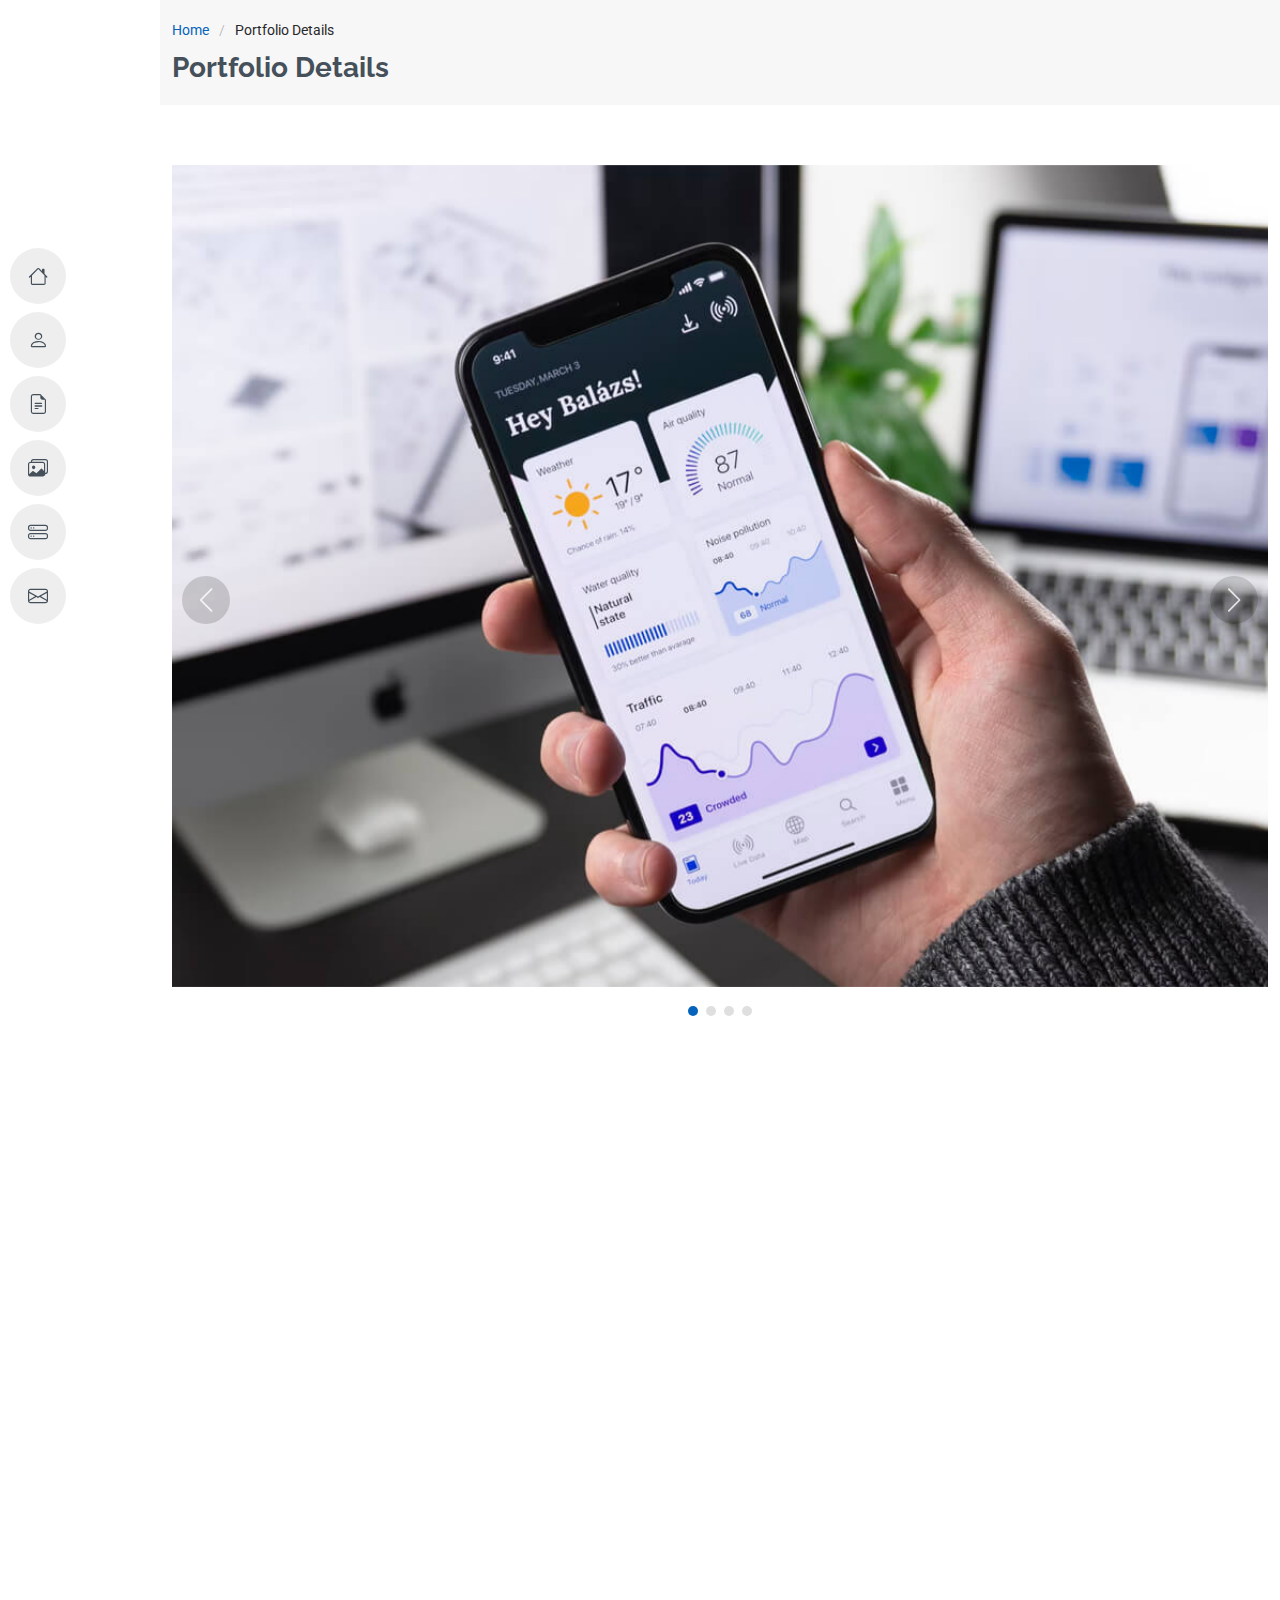
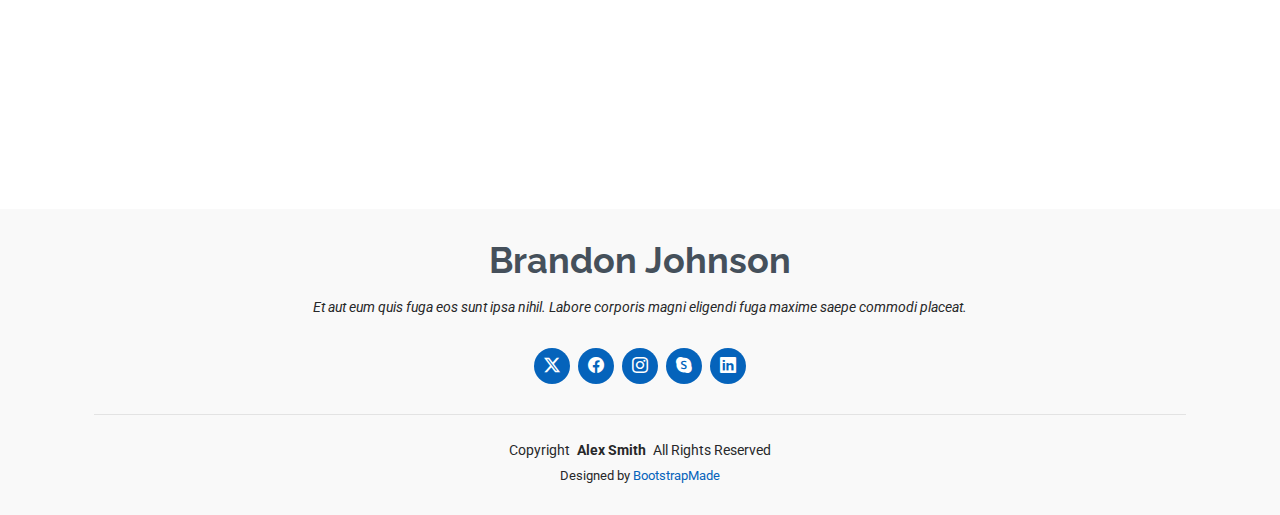
<file: portfolio-details.html>
<!DOCTYPE html>
<html lang="en">

<head>
  <meta charset="utf-8">
  <meta content="width=device-width, initial-scale=1.0" name="viewport">
  <title>Portfolio Details - MyResume Bootstrap Template</title>
  <meta content="" name="description">
  <meta content="" name="keywords">

  <!-- Favicons -->
  <link href="assets/img/favicon.png" rel="icon">
  <link href="assets/img/apple-touch-icon.png" rel="apple-touch-icon">

  <!-- Fonts -->
  <link href="https://fonts.googleapis.com" rel="preconnect">
  <link href="https://fonts.gstatic.com" rel="preconnect" crossorigin>
  <link href="https://fonts.googleapis.com/css2?family=Roboto:ital,wght@0,100;0,300;0,400;0,500;0,700;0,900;1,100;1,300;1,400;1,500;1,700;1,900&family=Poppins:ital,wght@0,100;0,200;0,300;0,400;0,500;0,600;0,700;0,800;0,900;1,100;1,200;1,300;1,400;1,500;1,600;1,700;1,800;1,900&family=Raleway:ital,wght@0,100;0,200;0,300;0,400;0,500;0,600;0,700;0,800;0,900;1,100;1,200;1,300;1,400;1,500;1,600;1,700;1,800;1,900&display=swap" rel="stylesheet">

  <!-- Vendor CSS Files -->
  <link href="assets/vendor/bootstrap/css/bootstrap.min.css" rel="stylesheet">
  <link href="assets/vendor/bootstrap-icons/bootstrap-icons.css" rel="stylesheet">
  <link href="assets/vendor/aos/aos.css" rel="stylesheet">
  <link href="assets/vendor/glightbox/css/glightbox.min.css" rel="stylesheet">
  <link href="assets/vendor/swiper/swiper-bundle.min.css" rel="stylesheet">

  <!-- Main CSS File -->
  <link href="assets/css/main.css" rel="stylesheet">

  <!-- =======================================================
  * Template Name: MyResume
  * Template URL: https://bootstrapmade.com/free-html-bootstrap-template-my-resume/
  * Updated: Jun 29 2024 with Bootstrap v5.3.3
  * Author: BootstrapMade.com
  * License: https://bootstrapmade.com/license/
  ======================================================== -->
</head>

<body class="portfolio-details-page">

  <header id="header" class="header d-flex flex-column justify-content-center">

    <i class="header-toggle d-xl-none bi bi-list"></i>

    <nav id="navmenu" class="navmenu">
      <ul>
        <li><a href="#hero"><i class="bi bi-house navicon"></i><span>Home</span></a></li>
        <li><a href="#about"><i class="bi bi-person navicon"></i><span>About</span></a></li>
        <li><a href="#resume"><i class="bi bi-file-earmark-text navicon"></i><span>Resume</span></a></li>
        <li><a href="#portfolio"><i class="bi bi-images navicon"></i><span>Portfolio</span></a></li>
        <li><a href="#services"><i class="bi bi-hdd-stack navicon"></i><span>Services</span></a></li>
        <li><a href="#contact"><i class="bi bi-envelope navicon"></i><span>Contact</span></a></li>
      </ul>
    </nav>

  </header>

  <main class="main">

    <!-- Page Title -->
    <div class="page-title" data-aos="fade">
      <div class="container">
        <nav class="breadcrumbs">
          <ol>
            <li><a href="index.html">Home</a></li>
            <li class="current">Portfolio Details</li>
          </ol>
        </nav>
        <h1>Portfolio Details</h1>
      </div>
    </div><!-- End Page Title -->

    <!-- Portfolio Details Section -->
    <section id="portfolio-details" class="portfolio-details section">

      <div class="container" data-aos="fade-up">

        <div class="portfolio-details-slider swiper init-swiper">
          <script type="application/json" class="swiper-config">
            {
              "loop": true,
              "speed": 600,
              "autoplay": {
                "delay": 5000
              },
              "slidesPerView": "auto",
              "navigation": {
                "nextEl": ".swiper-button-next",
                "prevEl": ".swiper-button-prev"
              },
              "pagination": {
                "el": ".swiper-pagination",
                "type": "bullets",
                "clickable": true
              }
            }
          </script>
          <div class="swiper-wrapper align-items-center">

            <div class="swiper-slide">
              <img src="assets/img/portfolio/app-1.jpg" alt="">
            </div>

            <div class="swiper-slide">
              <img src="assets/img/portfolio/product-1.jpg" alt="">
            </div>

            <div class="swiper-slide">
              <img src="assets/img/portfolio/branding-1.jpg" alt="">
            </div>

            <div class="swiper-slide">
              <img src="assets/img/portfolio/books-1.jpg" alt="">
            </div>

          </div>
          <div class="swiper-button-prev"></div>
          <div class="swiper-button-next"></div>
          <div class="swiper-pagination"></div>
        </div>

        <div class="row justify-content-between gy-4 mt-4">

          <div class="col-lg-8" data-aos="fade-up">
            <div class="portfolio-description">
              <h2>This is an example of portfolio details</h2>
              <p>
                Autem ipsum nam porro corporis rerum. Quis eos dolorem eos itaque inventore commodi labore quia quia. Exercitationem repudiandae officiis neque suscipit non officia eaque itaque enim. Voluptatem officia accusantium nesciunt est omnis tempora consectetur dignissimos. Sequi nulla at esse enim cum deserunt eius.
              </p>
              <p>
                Amet consequatur qui dolore veniam voluptatem voluptatem sit. Non aspernatur atque natus ut cum nam et. Praesentium error dolores rerum minus sequi quia veritatis eum. Eos et doloribus doloremque nesciunt molestiae laboriosam.
              </p>

              <div class="testimonial-item">
                <p>
                  <i class="bi bi-quote quote-icon-left"></i>
                  <span>Export tempor illum tamen malis malis eram quae irure esse labore quem cillum quid cillum eram malis quorum velit fore eram velit sunt aliqua noster fugiat irure amet legam anim culpa.</span>
                  <i class="bi bi-quote quote-icon-right"></i>
                </p>
                <div>
                  <img src="assets/img/testimonials/testimonials-2.jpg" class="testimonial-img" alt="">
                  <h3>Sara Wilsson</h3>
                  <h4>Designer</h4>
                </div>
              </div>

              <p>
                Impedit ipsum quae et aliquid doloribus et voluptatem quasi. Perspiciatis occaecati earum et magnam animi. Quibusdam non qui ea vitae suscipit vitae sunt. Repudiandae incidunt cumque minus deserunt assumenda tempore. Delectus voluptas necessitatibus est.
              </p>

              <p>
                Sunt voluptatum sapiente facilis quo odio aut ipsum repellat debitis. Molestiae et autem libero. Explicabo et quod necessitatibus similique quis dolor eum. Numquam eaque praesentium rem et qui nesciunt.
              </p>

            </div>
          </div>

          <div class="col-lg-3" data-aos="fade-up" data-aos-delay="100">
            <div class="portfolio-info">
              <h3>Project information</h3>
              <ul>
                <li><strong>Category</strong> Web design</li>
                <li><strong>Client</strong> ASU Company</li>
                <li><strong>Project date</strong> 01 March, 2020</li>
                <li><strong>Project URL</strong> <a href="#">www.example.com</a></li>
                <li><a href="#" class="btn-visit align-self-start">Visit Website</a></li>
              </ul>
            </div>
          </div>

        </div>

      </div>

    </section><!-- /Portfolio Details Section -->

  </main>

  <footer id="footer" class="footer position-relative light-background">
    <div class="container">
      <h3 class="sitename">Brandon Johnson</h3>
      <p>Et aut eum quis fuga eos sunt ipsa nihil. Labore corporis magni eligendi fuga maxime saepe commodi placeat.</p>
      <div class="social-links d-flex justify-content-center">
        <a href=""><i class="bi bi-twitter-x"></i></a>
        <a href=""><i class="bi bi-facebook"></i></a>
        <a href=""><i class="bi bi-instagram"></i></a>
        <a href=""><i class="bi bi-skype"></i></a>
        <a href=""><i class="bi bi-linkedin"></i></a>
      </div>
      <div class="container">
        <div class="copyright">
          <span>Copyright</span> <strong class="px-1 sitename">Alex Smith</strong> <span>All Rights Reserved</span>
        </div>
        <div class="credits">
          <!-- All the links in the footer should remain intact. -->
          <!-- You can delete the links only if you've purchased the pro version. -->
          <!-- Licensing information: https://bootstrapmade.com/license/ -->
          <!-- Purchase the pro version with working PHP/AJAX contact form: [buy-url] -->
          Designed by <a href="https://bootstrapmade.com/">BootstrapMade</a>
        </div>
      </div>
    </div>
  </footer>

  <!-- Scroll Top -->
  <a href="#" id="scroll-top" class="scroll-top d-flex align-items-center justify-content-center"><i class="bi bi-arrow-up-short"></i></a>

  <!-- Preloader -->
  <div id="preloader"></div>

  <!-- Vendor JS Files -->
  <script src="assets/vendor/bootstrap/js/bootstrap.bundle.min.js"></script>
  <script src="assets/vendor/php-email-form/validate.js"></script>
  <script src="assets/vendor/aos/aos.js"></script>
  <script src="assets/vendor/typed.js/typed.umd.js"></script>
  <script src="assets/vendor/purecounter/purecounter_vanilla.js"></script>
  <script src="assets/vendor/waypoints/noframework.waypoints.js"></script>
  <script src="assets/vendor/glightbox/js/glightbox.min.js"></script>
  <script src="assets/vendor/imagesloaded/imagesloaded.pkgd.min.js"></script>
  <script src="assets/vendor/isotope-layout/isotope.pkgd.min.js"></script>
  <script src="assets/vendor/swiper/swiper-bundle.min.js"></script>

  <!-- Main JS File -->
  <script src="assets/js/main.js"></script>

</body>

</html>
</file>
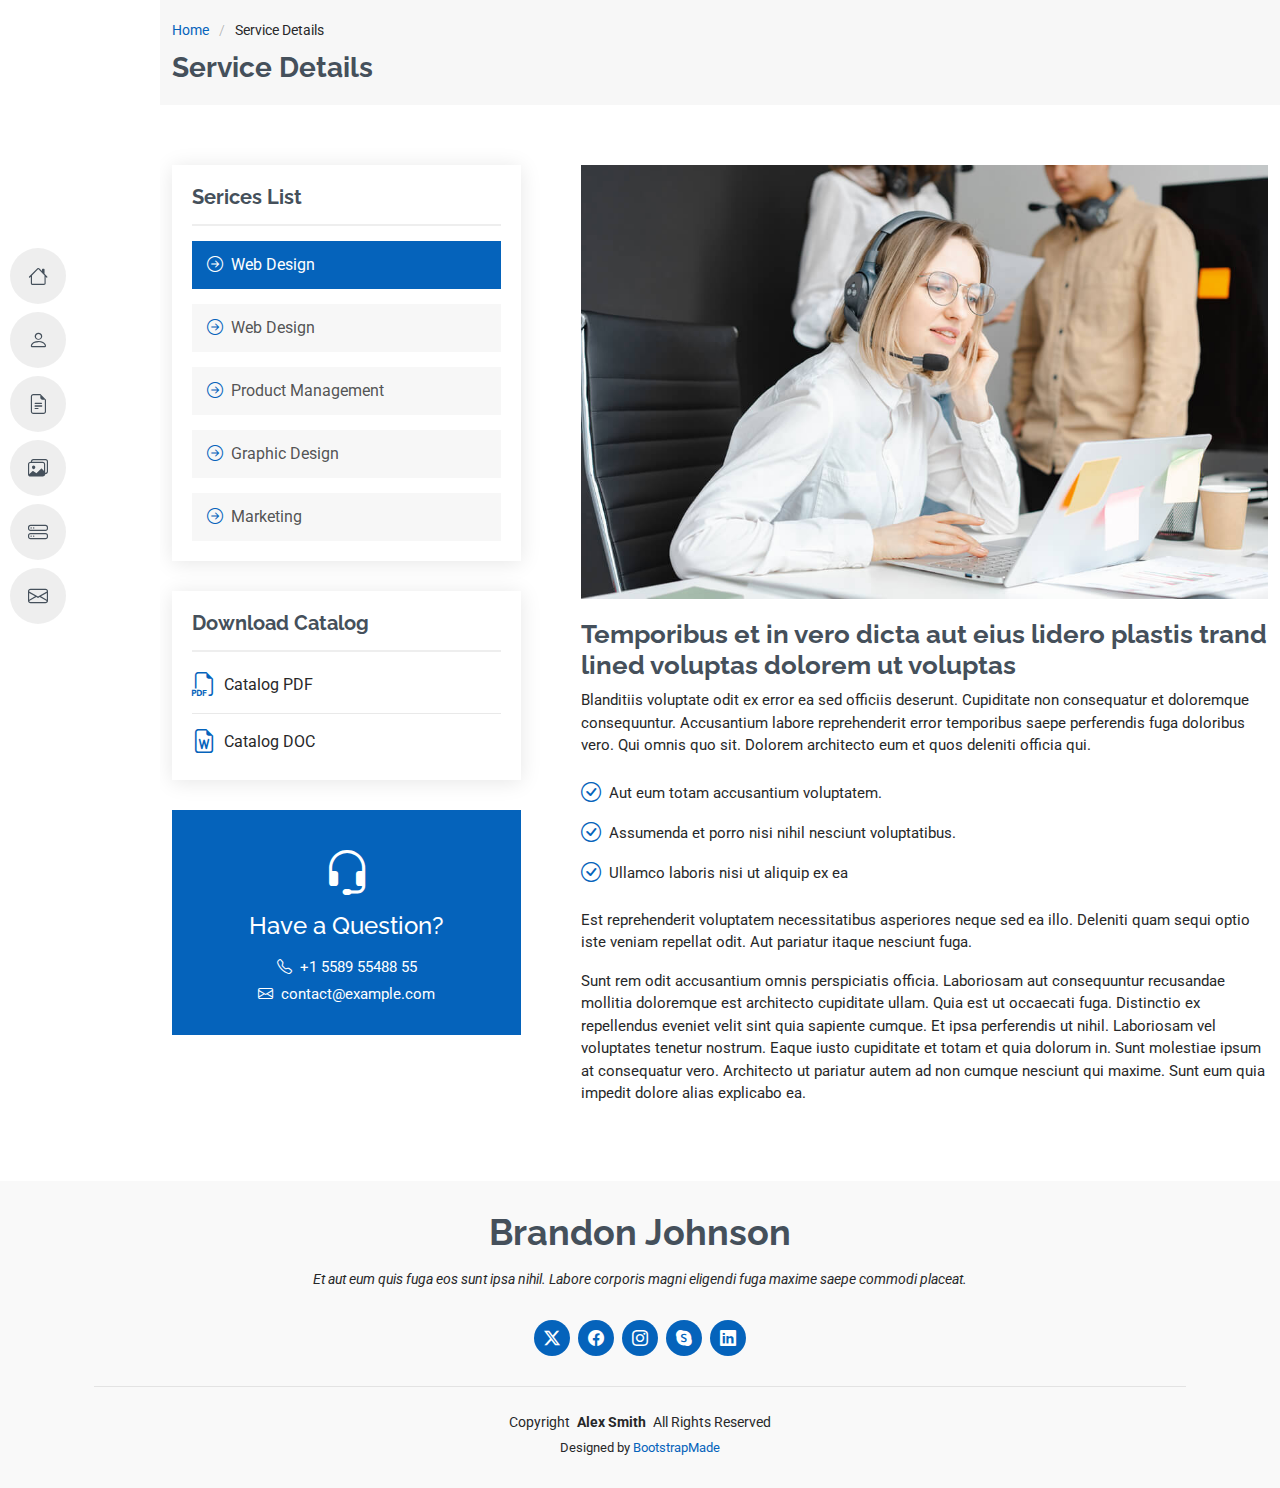
<file: service-details.html>
<!DOCTYPE html>
<html lang="en">

<head>
  <meta charset="utf-8">
  <meta content="width=device-width, initial-scale=1.0" name="viewport">
  <title>Service Details - MyResume Bootstrap Template</title>
  <meta content="" name="description">
  <meta content="" name="keywords">

  <!-- Favicons -->
  <link href="assets/img/favicon.png" rel="icon">
  <link href="assets/img/apple-touch-icon.png" rel="apple-touch-icon">

  <!-- Fonts -->
  <link href="https://fonts.googleapis.com" rel="preconnect">
  <link href="https://fonts.gstatic.com" rel="preconnect" crossorigin>
  <link href="https://fonts.googleapis.com/css2?family=Roboto:ital,wght@0,100;0,300;0,400;0,500;0,700;0,900;1,100;1,300;1,400;1,500;1,700;1,900&family=Poppins:ital,wght@0,100;0,200;0,300;0,400;0,500;0,600;0,700;0,800;0,900;1,100;1,200;1,300;1,400;1,500;1,600;1,700;1,800;1,900&family=Raleway:ital,wght@0,100;0,200;0,300;0,400;0,500;0,600;0,700;0,800;0,900;1,100;1,200;1,300;1,400;1,500;1,600;1,700;1,800;1,900&display=swap" rel="stylesheet">

  <!-- Vendor CSS Files -->
  <link href="assets/vendor/bootstrap/css/bootstrap.min.css" rel="stylesheet">
  <link href="assets/vendor/bootstrap-icons/bootstrap-icons.css" rel="stylesheet">
  <link href="assets/vendor/aos/aos.css" rel="stylesheet">
  <link href="assets/vendor/glightbox/css/glightbox.min.css" rel="stylesheet">
  <link href="assets/vendor/swiper/swiper-bundle.min.css" rel="stylesheet">

  <!-- Main CSS File -->
  <link href="assets/css/main.css" rel="stylesheet">

  <!-- =======================================================
  * Template Name: MyResume
  * Template URL: https://bootstrapmade.com/free-html-bootstrap-template-my-resume/
  * Updated: Jun 29 2024 with Bootstrap v5.3.3
  * Author: BootstrapMade.com
  * License: https://bootstrapmade.com/license/
  ======================================================== -->
</head>

<body class="service-details-page">

  <header id="header" class="header d-flex flex-column justify-content-center">

    <i class="header-toggle d-xl-none bi bi-list"></i>

    <nav id="navmenu" class="navmenu">
      <ul>
        <li><a href="#hero"><i class="bi bi-house navicon"></i><span>Home</span></a></li>
        <li><a href="#about"><i class="bi bi-person navicon"></i><span>About</span></a></li>
        <li><a href="#resume"><i class="bi bi-file-earmark-text navicon"></i><span>Resume</span></a></li>
        <li><a href="#portfolio"><i class="bi bi-images navicon"></i><span>Portfolio</span></a></li>
        <li><a href="#services"><i class="bi bi-hdd-stack navicon"></i><span>Services</span></a></li>
        <li><a href="#contact"><i class="bi bi-envelope navicon"></i><span>Contact</span></a></li>
      </ul>
    </nav>

  </header>

  <main class="main">

    <!-- Page Title -->
    <div class="page-title" data-aos="fade">
      <div class="container">
        <nav class="breadcrumbs">
          <ol>
            <li><a href="index.html">Home</a></li>
            <li class="current">Service Details</li>
          </ol>
        </nav>
        <h1>Service Details</h1>
      </div>
    </div><!-- End Page Title -->

    <!-- Service Details Section -->
    <section id="service-details" class="service-details section">

      <div class="container">

        <div class="row gy-5">

          <div class="col-lg-4" data-aos="fade-up" data-aos-delay="100">

            <div class="service-box">
              <h4>Serices List</h4>
              <div class="services-list">
                <a href="#" class="active"><i class="bi bi-arrow-right-circle"></i><span>Web Design</span></a>
                <a href="#"><i class="bi bi-arrow-right-circle"></i><span>Web Design</span></a>
                <a href="#"><i class="bi bi-arrow-right-circle"></i><span>Product Management</span></a>
                <a href="#"><i class="bi bi-arrow-right-circle"></i><span>Graphic Design</span></a>
                <a href="#"><i class="bi bi-arrow-right-circle"></i><span>Marketing</span></a>
              </div>
            </div><!-- End Services List -->

            <div class="service-box">
              <h4>Download Catalog</h4>
              <div class="download-catalog">
                <a href="#"><i class="bi bi-filetype-pdf"></i><span>Catalog PDF</span></a>
                <a href="#"><i class="bi bi-file-earmark-word"></i><span>Catalog DOC</span></a>
              </div>
            </div><!-- End Services List -->

            <div class="help-box d-flex flex-column justify-content-center align-items-center">
              <i class="bi bi-headset help-icon"></i>
              <h4>Have a Question?</h4>
              <p class="d-flex align-items-center mt-2 mb-0"><i class="bi bi-telephone me-2"></i> <span>+1 5589 55488 55</span></p>
              <p class="d-flex align-items-center mt-1 mb-0"><i class="bi bi-envelope me-2"></i> <a href="mailto:contact@example.com">contact@example.com</a></p>
            </div>

          </div>

          <div class="col-lg-8 ps-lg-5" data-aos="fade-up" data-aos-delay="200">
            <img src="assets/img/services.jpg" alt="" class="img-fluid services-img">
            <h3>Temporibus et in vero dicta aut eius lidero plastis trand lined voluptas dolorem ut voluptas</h3>
            <p>
              Blanditiis voluptate odit ex error ea sed officiis deserunt. Cupiditate non consequatur et doloremque consequuntur. Accusantium labore reprehenderit error temporibus saepe perferendis fuga doloribus vero. Qui omnis quo sit. Dolorem architecto eum et quos deleniti officia qui.
            </p>
            <ul>
              <li><i class="bi bi-check-circle"></i> <span>Aut eum totam accusantium voluptatem.</span></li>
              <li><i class="bi bi-check-circle"></i> <span>Assumenda et porro nisi nihil nesciunt voluptatibus.</span></li>
              <li><i class="bi bi-check-circle"></i> <span>Ullamco laboris nisi ut aliquip ex ea</span></li>
            </ul>
            <p>
              Est reprehenderit voluptatem necessitatibus asperiores neque sed ea illo. Deleniti quam sequi optio iste veniam repellat odit. Aut pariatur itaque nesciunt fuga.
            </p>
            <p>
              Sunt rem odit accusantium omnis perspiciatis officia. Laboriosam aut consequuntur recusandae mollitia doloremque est architecto cupiditate ullam. Quia est ut occaecati fuga. Distinctio ex repellendus eveniet velit sint quia sapiente cumque. Et ipsa perferendis ut nihil. Laboriosam vel voluptates tenetur nostrum. Eaque iusto cupiditate et totam et quia dolorum in. Sunt molestiae ipsum at consequatur vero. Architecto ut pariatur autem ad non cumque nesciunt qui maxime. Sunt eum quia impedit dolore alias explicabo ea.
            </p>
          </div>

        </div>

      </div>

    </section><!-- /Service Details Section -->

  </main>

  <footer id="footer" class="footer position-relative light-background">
    <div class="container">
      <h3 class="sitename">Brandon Johnson</h3>
      <p>Et aut eum quis fuga eos sunt ipsa nihil. Labore corporis magni eligendi fuga maxime saepe commodi placeat.</p>
      <div class="social-links d-flex justify-content-center">
        <a href=""><i class="bi bi-twitter-x"></i></a>
        <a href=""><i class="bi bi-facebook"></i></a>
        <a href=""><i class="bi bi-instagram"></i></a>
        <a href=""><i class="bi bi-skype"></i></a>
        <a href=""><i class="bi bi-linkedin"></i></a>
      </div>
      <div class="container">
        <div class="copyright">
          <span>Copyright</span> <strong class="px-1 sitename">Alex Smith</strong> <span>All Rights Reserved</span>
        </div>
        <div class="credits">
          <!-- All the links in the footer should remain intact. -->
          <!-- You can delete the links only if you've purchased the pro version. -->
          <!-- Licensing information: https://bootstrapmade.com/license/ -->
          <!-- Purchase the pro version with working PHP/AJAX contact form: [buy-url] -->
          Designed by <a href="https://bootstrapmade.com/">BootstrapMade</a>
        </div>
      </div>
    </div>
  </footer>

  <!-- Scroll Top -->
  <a href="#" id="scroll-top" class="scroll-top d-flex align-items-center justify-content-center"><i class="bi bi-arrow-up-short"></i></a>

  <!-- Preloader -->
  <div id="preloader"></div>

  <!-- Vendor JS Files -->
  <script src="assets/vendor/bootstrap/js/bootstrap.bundle.min.js"></script>
  <script src="assets/vendor/php-email-form/validate.js"></script>
  <script src="assets/vendor/aos/aos.js"></script>
  <script src="assets/vendor/typed.js/typed.umd.js"></script>
  <script src="assets/vendor/purecounter/purecounter_vanilla.js"></script>
  <script src="assets/vendor/waypoints/noframework.waypoints.js"></script>
  <script src="assets/vendor/glightbox/js/glightbox.min.js"></script>
  <script src="assets/vendor/imagesloaded/imagesloaded.pkgd.min.js"></script>
  <script src="assets/vendor/isotope-layout/isotope.pkgd.min.js"></script>
  <script src="assets/vendor/swiper/swiper-bundle.min.js"></script>

  <!-- Main JS File -->
  <script src="assets/js/main.js"></script>

</body>

</html>
</file>
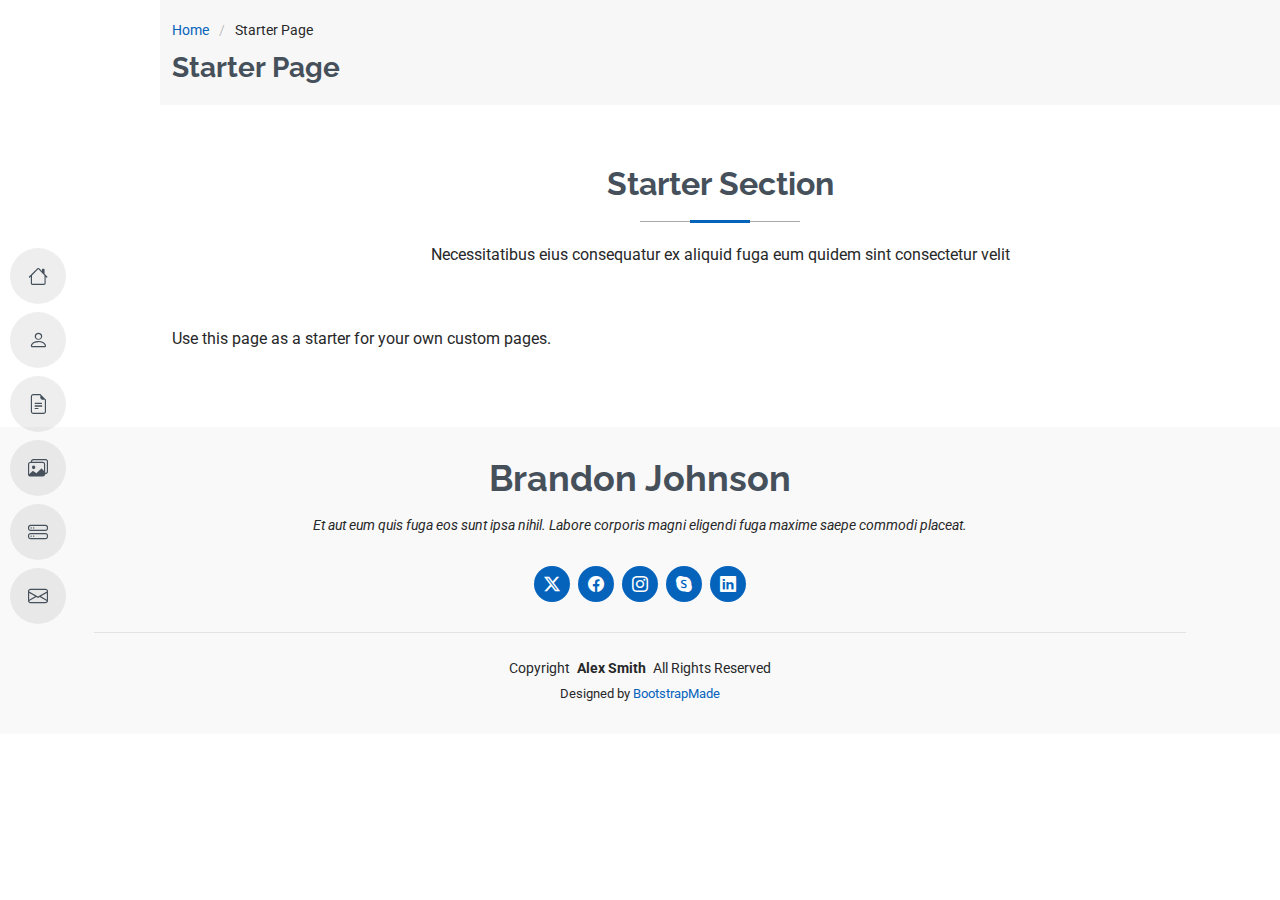
<file: starter-page.html>
<!DOCTYPE html>
<html lang="en">

<head>
  <meta charset="utf-8">
  <meta content="width=device-width, initial-scale=1.0" name="viewport">
  <title>Starter Page - MyResume Bootstrap Template</title>
  <meta content="" name="description">
  <meta content="" name="keywords">

  <!-- Favicons -->
  <link href="assets/img/favicon.png" rel="icon">
  <link href="assets/img/apple-touch-icon.png" rel="apple-touch-icon">

  <!-- Fonts -->
  <link href="https://fonts.googleapis.com" rel="preconnect">
  <link href="https://fonts.gstatic.com" rel="preconnect" crossorigin>
  <link href="https://fonts.googleapis.com/css2?family=Roboto:ital,wght@0,100;0,300;0,400;0,500;0,700;0,900;1,100;1,300;1,400;1,500;1,700;1,900&family=Poppins:ital,wght@0,100;0,200;0,300;0,400;0,500;0,600;0,700;0,800;0,900;1,100;1,200;1,300;1,400;1,500;1,600;1,700;1,800;1,900&family=Raleway:ital,wght@0,100;0,200;0,300;0,400;0,500;0,600;0,700;0,800;0,900;1,100;1,200;1,300;1,400;1,500;1,600;1,700;1,800;1,900&display=swap" rel="stylesheet">

  <!-- Vendor CSS Files -->
  <link href="assets/vendor/bootstrap/css/bootstrap.min.css" rel="stylesheet">
  <link href="assets/vendor/bootstrap-icons/bootstrap-icons.css" rel="stylesheet">
  <link href="assets/vendor/aos/aos.css" rel="stylesheet">
  <link href="assets/vendor/glightbox/css/glightbox.min.css" rel="stylesheet">
  <link href="assets/vendor/swiper/swiper-bundle.min.css" rel="stylesheet">

  <!-- Main CSS File -->
  <link href="assets/css/main.css" rel="stylesheet">

  <!-- =======================================================
  * Template Name: MyResume
  * Template URL: https://bootstrapmade.com/free-html-bootstrap-template-my-resume/
  * Updated: Jun 29 2024 with Bootstrap v5.3.3
  * Author: BootstrapMade.com
  * License: https://bootstrapmade.com/license/
  ======================================================== -->
</head>

<body class="starter-page-page">

  <header id="header" class="header d-flex flex-column justify-content-center">

    <i class="header-toggle d-xl-none bi bi-list"></i>

    <nav id="navmenu" class="navmenu">
      <ul>
        <li><a href="#hero"><i class="bi bi-house navicon"></i><span>Home</span></a></li>
        <li><a href="#about"><i class="bi bi-person navicon"></i><span>About</span></a></li>
        <li><a href="#resume"><i class="bi bi-file-earmark-text navicon"></i><span>Resume</span></a></li>
        <li><a href="#portfolio"><i class="bi bi-images navicon"></i><span>Portfolio</span></a></li>
        <li><a href="#services"><i class="bi bi-hdd-stack navicon"></i><span>Services</span></a></li>
        <li><a href="#contact"><i class="bi bi-envelope navicon"></i><span>Contact</span></a></li>
      </ul>
    </nav>

  </header>

  <main class="main">

    <!-- Page Title -->
    <div class="page-title" data-aos="fade">
      <div class="container">
        <nav class="breadcrumbs">
          <ol>
            <li><a href="index.html">Home</a></li>
            <li class="current">Starter Page</li>
          </ol>
        </nav>
        <h1>Starter Page</h1>
      </div>
    </div><!-- End Page Title -->

    <!-- Starter Section Section -->
    <section id="starter-section" class="starter-section section">

      <!-- Section Title -->
      <div class="container section-title" data-aos="fade-up">
        <h2>Starter Section</h2>
        <p>Necessitatibus eius consequatur ex aliquid fuga eum quidem sint consectetur velit</p>
      </div><!-- End Section Title -->

      <div class="container" data-aos="fade-up">
        <p>Use this page as a starter for your own custom pages.</p>
      </div>

    </section><!-- /Starter Section Section -->

  </main>

  <footer id="footer" class="footer position-relative light-background">
    <div class="container">
      <h3 class="sitename">Brandon Johnson</h3>
      <p>Et aut eum quis fuga eos sunt ipsa nihil. Labore corporis magni eligendi fuga maxime saepe commodi placeat.</p>
      <div class="social-links d-flex justify-content-center">
        <a href=""><i class="bi bi-twitter-x"></i></a>
        <a href=""><i class="bi bi-facebook"></i></a>
        <a href=""><i class="bi bi-instagram"></i></a>
        <a href=""><i class="bi bi-skype"></i></a>
        <a href=""><i class="bi bi-linkedin"></i></a>
      </div>
      <div class="container">
        <div class="copyright">
          <span>Copyright</span> <strong class="px-1 sitename">Alex Smith</strong> <span>All Rights Reserved</span>
        </div>
        <div class="credits">
          <!-- All the links in the footer should remain intact. -->
          <!-- You can delete the links only if you've purchased the pro version. -->
          <!-- Licensing information: https://bootstrapmade.com/license/ -->
          <!-- Purchase the pro version with working PHP/AJAX contact form: [buy-url] -->
          Designed by <a href="https://bootstrapmade.com/">BootstrapMade</a>
        </div>
      </div>
    </div>
  </footer>

  <!-- Scroll Top -->
  <a href="#" id="scroll-top" class="scroll-top d-flex align-items-center justify-content-center"><i class="bi bi-arrow-up-short"></i></a>

  <!-- Preloader -->
  <div id="preloader"></div>

  <!-- Vendor JS Files -->
  <script src="assets/vendor/bootstrap/js/bootstrap.bundle.min.js"></script>
  <script src="assets/vendor/php-email-form/validate.js"></script>
  <script src="assets/vendor/aos/aos.js"></script>
  <script src="assets/vendor/typed.js/typed.umd.js"></script>
  <script src="assets/vendor/purecounter/purecounter_vanilla.js"></script>
  <script src="assets/vendor/waypoints/noframework.waypoints.js"></script>
  <script src="assets/vendor/glightbox/js/glightbox.min.js"></script>
  <script src="assets/vendor/imagesloaded/imagesloaded.pkgd.min.js"></script>
  <script src="assets/vendor/isotope-layout/isotope.pkgd.min.js"></script>
  <script src="assets/vendor/swiper/swiper-bundle.min.js"></script>

  <!-- Main JS File -->
  <script src="assets/js/main.js"></script>

</body>

</html>
</file>
<file: assets/css/main.css>
/**
* Template Name: MyResume
* Template URL: https://bootstrapmade.com/free-html-bootstrap-template-my-resume/
* Updated: Jun 29 2024 with Bootstrap v5.3.3
* Author: BootstrapMade.com
* License: https://bootstrapmade.com/license/
*/

/*--------------------------------------------------------------
# Font & Color Variables
# Help: https://bootstrapmade.com/color-system/
--------------------------------------------------------------*/
/* Fonts */
:root {
  --default-font: "Roboto",  system-ui, -apple-system, "Segoe UI", Roboto, "Helvetica Neue", Arial, "Noto Sans", "Liberation Sans", sans-serif, "Apple Color Emoji", "Segoe UI Emoji", "Segoe UI Symbol", "Noto Color Emoji";
  --heading-font: "Raleway",  sans-serif;
  --nav-font: "Poppins",  sans-serif;
}

/* Global Colors - The following color variables are used throughout the website. Updating them here will change the color scheme of the entire website */
:root { 
  --background-color: #ffffff; /* Background color for the entire website, including individual sections */
  --default-color: #272829; /* Default color used for the majority of the text content across the entire website */
  --heading-color: #45505b; /* Color for headings, subheadings and title throughout the website */
  --accent-color: #0563bb; /* Accent color that represents your brand on the website. It's used for buttons, links, and other elements that need to stand out */
  --surface-color: #ffffff; /* The surface color is used as a background of boxed elements within sections, such as cards, icon boxes, or other elements that require a visual separation from the global background. */
  --contrast-color: #ffffff; /* Contrast color for text, ensuring readability against backgrounds of accent, heading, or default colors. */
}

/* Nav Menu Colors - The following color variables are used specifically for the navigation menu. They are separate from the global colors to allow for more customization options */
:root {
  --nav-color: #45505b;  /* The default color of the main navmenu links */
  --nav-hover-color: #0563bb; /* Applied to main navmenu links when they are hovered over or active */
  --nav-mobile-background-color: #ffffff; /* Used as the background color for mobile navigation menu */
  --nav-dropdown-background-color: #ffffff; /* Used as the background color for dropdown items that appear when hovering over primary navigation items */
  --nav-dropdown-color: #212529; /* Used for navigation links of the dropdown items in the navigation menu. */
  --nav-dropdown-hover-color: #0563bb; /* Similar to --nav-hover-color, this color is applied to dropdown navigation links when they are hovered over. */
}

/* Color Presets - These classes override global colors when applied to any section or element, providing reuse of the sam color scheme. */

.light-background {
  --background-color: #f9f9f9;
  --surface-color: #ffffff;
}

.dark-background {
  --background-color: #060606;
  --default-color: #ffffff;
  --heading-color: #ffffff;
  --surface-color: #252525;
  --contrast-color: #ffffff;
}

/* Smooth scroll */
:root {
  scroll-behavior: smooth;
}

/*--------------------------------------------------------------
# General Styling & Shared Classes
--------------------------------------------------------------*/
body {
  color: var(--default-color);
  background-color: var(--background-color);
  font-family: var(--default-font);
}

a {
  color: var(--accent-color);
  text-decoration: none;
  transition: 0.3s;
}

a:hover {
  color: color-mix(in srgb, var(--accent-color), transparent 25%);
  text-decoration: none;
}

h1,
h2,
h3,
h4,
h5,
h6 {
  color: var(--heading-color);
  font-family: var(--heading-font);
}

/* PHP Email Form Messages
------------------------------*/
.php-email-form .error-message {
  display: none;
  background: #df1529;
  color: #ffffff;
  text-align: left;
  padding: 15px;
  margin-bottom: 24px;
  font-weight: 600;
}

.php-email-form .sent-message {
  display: none;
  color: #ffffff;
  background: #059652;
  text-align: center;
  padding: 15px;
  margin-bottom: 24px;
  font-weight: 600;
}

.php-email-form .loading {
  display: none;
  background: var(--surface-color);
  text-align: center;
  padding: 15px;
  margin-bottom: 24px;
}

.php-email-form .loading:before {
  content: "";
  display: inline-block;
  border-radius: 50%;
  width: 24px;
  height: 24px;
  margin: 0 10px -6px 0;
  border: 3px solid var(--accent-color);
  border-top-color: var(--surface-color);
  animation: php-email-form-loading 1s linear infinite;
}

@keyframes php-email-form-loading {
  0% {
    transform: rotate(0deg);
  }

  100% {
    transform: rotate(360deg);
  }
}

/*--------------------------------------------------------------
# Global Header
--------------------------------------------------------------*/
.header {
  color: var(--default-color);
  position: fixed;
  top: 0;
  left: 0;
  bottom: 0;
  padding: 0 10px;
  transition: all ease-in-out 0.3s;
  overflow-y: auto;
  z-index: 990;
  min-width: 170px;
}

@media (max-width: 1199px) {
  .header {
    background-color: var(--background-color);
    border-right: 1px solid color-mix(in srgb, var(--default-color), transparent 90%);
    width: 300px;
    left: -100%;
  }
}

@media (min-width: 1200px) and (max-width: 1600px) {
  .header~main {
    margin-left: 160px;
  }

  .header~main .hero {
    margin-left: -175px;
    width: 100vw;
  }
}

.header.header-show {
  left: 0;
}

.header .header-toggle {
  color: var(--contrast-color);
  background-color: var(--accent-color);
  font-size: 22px;
  display: flex;
  align-items: center;
  justify-content: center;
  width: 40px;
  height: 40px;
  border-radius: 50%;
  cursor: pointer;
  position: fixed;
  top: 15px;
  right: 15px;
  z-index: 9999;
  transition: background-color 0.3s;
}

.header .header-toggle:hover {
  color: var(--contrast-color);
  background-color: color-mix(in srgb, var(--accent-color) 90%, white 15%);
}

/*--------------------------------------------------------------
# Navigation Menu
--------------------------------------------------------------*/
.navmenu {
  padding: 0;
  z-index: 9997;
}

.navmenu ul {
  list-style: none;
  padding: 0 0 20px 0;
  margin: 0;
  min-width: 140px;
  max-width: 170px;
}

.navmenu a,
.navmenu a:focus {
  color: var(--nav-color);
  font-family: var(--nav-font);
  display: flex;
  align-items: center;
  padding: 10px 18px;
  margin-bottom: 8px;
  font-size: 15px;
  border-radius: 50px;
  background: color-mix(in srgb, var(--default-color), transparent 92%);
  height: 56px;
  width: 100%;
  overflow: hidden;
  transition: 0.3s;
}

.navmenu a i,
.navmenu a:focus i {
  font-size: 20px;
}

.navmenu a span,
.navmenu a:focus span {
  padding: 0 5px 0 7px;
}

@media (min-width: 992px) {

  .navmenu a,
  .navmenu a:focus {
    max-width: 56px;
  }

  .navmenu a span,
  .navmenu a:focus span {
    display: none;
  }
}

.navmenu a:hover,
.navmenu .active,
.navmenu .active:focus,
.navmenu li:hover>a {
  color: var(--contrast-color);
  background: var(--nav-hover-color);
}

.navmenu a:hover,
.navmenu li:hover>a {
  max-width: 100%;
  color: var(--contrast-color);
}

.navmenu a:hover span,
.navmenu li:hover>a span {
  display: block;
}

/*--------------------------------------------------------------
# Global Footer
--------------------------------------------------------------*/
.footer {
  color: var(--default-color);
  background-color: var(--background-color);
  font-size: 14px;
  text-align: center;
  padding: 30px 0;
  position: relative;
}

.footer h3 {
  font-size: 36px;
  font-weight: 700;
  position: relative;
  padding: 0;
  margin: 0 0 15px 0;
}

.footer p {
  font-size: 15;
  font-style: italic;
  padding: 0;
  margin: 0 0 30px 0;
}

.footer .social-links {
  margin: 0 0 30px 0;
}

.footer .social-links a {
  font-size: 16px;
  display: flex;
  align-items: center;
  justify-content: center;
  background: var(--accent-color);
  color: var(--contrast-color);
  line-height: 1;
  margin: 0 4px;
  border-radius: 50%;
  text-align: center;
  width: 36px;
  height: 36px;
  transition: 0.3s;
}

.footer .social-links a:hover {
  background: color-mix(in srgb, var(--accent-color), transparent 20%);
  text-decoration: none;
}

.footer .copyright {
  padding-top: 25px;
  border-top: 1px solid color-mix(in srgb, var(--default-color), transparent 90%);
}

.footer .credits {
  font-size: 13px;
  padding-top: 5px;
}

/*--------------------------------------------------------------
# Preloader
--------------------------------------------------------------*/
#preloader {
  position: fixed;
  inset: 0;
  z-index: 999999;
  overflow: hidden;
  background: var(--background-color);
  transition: all 0.6s ease-out;
}

#preloader:before {
  content: "";
  position: fixed;
  top: calc(50% - 30px);
  left: calc(50% - 30px);
  border: 6px solid #ffffff;
  border-color: var(--accent-color) transparent var(--accent-color) transparent;
  border-radius: 50%;
  width: 60px;
  height: 60px;
  animation: animate-preloader 1.5s linear infinite;
}

@keyframes animate-preloader {
  0% {
    transform: rotate(0deg);
  }

  100% {
    transform: rotate(360deg);
  }
}

/*--------------------------------------------------------------
# Scroll Top Button
--------------------------------------------------------------*/
.scroll-top {
  position: fixed;
  visibility: hidden;
  opacity: 0;
  right: 15px;
  bottom: -15px;
  z-index: 99999;
  background-color: var(--accent-color);
  width: 44px;
  height: 44px;
  border-radius: 50px;
  transition: all 0.4s;
}

.scroll-top i {
  font-size: 24px;
  color: var(--contrast-color);
  line-height: 0;
}

.scroll-top:hover {
  background-color: color-mix(in srgb, var(--accent-color), transparent 20%);
  color: var(--contrast-color);
}

.scroll-top.active {
  visibility: visible;
  opacity: 1;
  bottom: 15px;
}

/*--------------------------------------------------------------
# Disable aos animation delay on mobile devices
--------------------------------------------------------------*/
@media screen and (max-width: 768px) {
  [data-aos-delay] {
    transition-delay: 0 !important;
  }
}

/*--------------------------------------------------------------
# Global Page Titles & Breadcrumbs
--------------------------------------------------------------*/
.page-title {
  --background-color: color-mix(in srgb, var(--default-color), transparent 96%);
  color: var(--default-color);
  background-color: var(--background-color);
  padding: 20px 0;
  position: relative;
}

.page-title h1 {
  font-size: 28px;
  font-weight: 700;
  margin: 0;
}

.page-title .breadcrumbs ol {
  display: flex;
  flex-wrap: wrap;
  list-style: none;
  padding: 0 0 10px 0;
  margin: 0;
  font-size: 14px;
  font-weight: 400;
}

.page-title .breadcrumbs ol li+li {
  padding-left: 10px;
}

.page-title .breadcrumbs ol li+li::before {
  content: "/";
  display: inline-block;
  padding-right: 10px;
  color: color-mix(in srgb, var(--default-color), transparent 70%);
}

/*--------------------------------------------------------------
# Global Sections
--------------------------------------------------------------*/
section,
.section {
  color: var(--default-color);
  background-color: var(--background-color);
  padding: 60px 0;
  overflow: clip;
}

/*--------------------------------------------------------------
# Global Section Titles
--------------------------------------------------------------*/
.section-title {
  text-align: center;
  padding-bottom: 60px;
  position: relative;
}

.section-title h2 {
  font-size: 32px;
  font-weight: 700;
  margin-bottom: 20px;
  padding-bottom: 20px;
  position: relative;
}

.section-title h2:before {
  content: "";
  position: absolute;
  display: block;
  width: 160px;
  height: 1px;
  background: color-mix(in srgb, var(--default-color), transparent 60%);
  left: 0;
  right: 0;
  bottom: 1px;
  margin: auto;
}

.section-title h2::after {
  content: "";
  position: absolute;
  display: block;
  width: 60px;
  height: 3px;
  background: var(--accent-color);
  left: 0;
  right: 0;
  bottom: 0;
  margin: auto;
}

.section-title p {
  margin-bottom: 0;
}

/*--------------------------------------------------------------
# Hero Section
--------------------------------------------------------------*/
.hero {
  width: 100%;
  min-height: 100vh;
  position: relative;
  padding: 80px 0;
  display: flex;
  align-items: center;
  justify-content: center;
}

.hero img {
  position: absolute;
  inset: 0;
  display: block;
  width: 100%;
  height: 100%;
  object-fit: cover;
  z-index: 1;
}

.hero:before {
  content: "";
  background: color-mix(in srgb, var(--background-color), transparent 30%);
  position: absolute;
  inset: 0;
  z-index: 2;
}

.hero .container {
  position: relative;
  z-index: 3;
}

.hero h2 {
  margin: 0;
  font-size: 64px;
  font-weight: 700;
}

.hero p {
  margin: 5px 0 0 0;
  font-size: 26px;
}

.hero p span {
  letter-spacing: 1px;
  border-bottom: 2px solid var(--accent-color);
}

.hero .social-links {
  margin-top: 25px;
}

.hero .social-links a {
  font-size: 20px;
  display: inline-block;
  color: color-mix(in srgb, var(--default-color), transparent 30%);
  line-height: 1;
  margin-right: 20px;
  transition: 0.3s;
}

.hero .social-links a:hover {
  color: var(--accent-color);
}

@media (max-width: 768px) {
  .hero h2 {
    font-size: 32px;
  }

  .hero p {
    font-size: 20px;
  }
}

/*--------------------------------------------------------------
# About Section
--------------------------------------------------------------*/
.about .content h2 {
  font-weight: 700;
  font-size: 24px;
}

.about .content ul {
  list-style: none;
  padding: 0;
}

.about .content ul li {
  margin-bottom: 20px;
  display: flex;
  align-items: center;
}

.about .content ul strong {
  margin-right: 10px;
}

.about .content ul i {
  font-size: 16px;
  margin-right: 5px;
  color: var(--accent-color);
  line-height: 0;
}

/*--------------------------------------------------------------
# Stats Section
--------------------------------------------------------------*/
.stats i {
  background-color: var(--accent-color);
  color: var(--contrast-color);
  width: 54px;
  height: 54px;
  font-size: 24px;
  border-radius: 50px;
  display: inline-flex;
  align-items: center;
  justify-content: center;
  position: relative;
  z-index: 1;
}

.stats .stats-item {
  margin-top: 10px;
  width: 100%;
  position: relative;
  text-align: center;
  z-index: 0;
}

.stats .stats-item span {
  font-size: 36px;
  display: block;
  font-weight: 700;
  color: color-mix(in srgb, var(--default-color), transparent 20%);
}

.stats .stats-item p {
  padding: 0;
  margin: 0;
  color: color-mix(in srgb, var(--default-color), transparent 50%);
  font-size: 16px;
}

/*--------------------------------------------------------------
# Skills Section
--------------------------------------------------------------*/
.skills .progress {
  height: 60px;
  display: block;
  background: none;
  border-radius: 0;
}

.skills .progress .skill {
  color: var(--heading-color);
  padding: 0;
  margin: 0 0 6px 0;
  text-transform: uppercase;
  display: block;
  font-weight: 600;
  font-family: var(--heading-font);
}

.skills .progress .skill .val {
  float: right;
  font-style: normal;
}

.skills .progress-bar-wrap {
  background: color-mix(in srgb, var(--default-color), transparent 90%);
  height: 10px;
}

.skills .progress-bar {
  width: 1px;
  height: 10px;
  transition: 0.9s;
  background-color: var(--accent-color);
}

/*--------------------------------------------------------------
# Resume Section
--------------------------------------------------------------*/
.resume .resume-title {
  color: var(--heading-color);
  font-size: 26px;
  font-weight: 700;
  margin-top: 20px;
  margin-bottom: 20px;
}

.resume .resume-item {
  padding: 0 0 20px 20px;
  margin-top: -2px;
  border-left: 2px solid var(--accent-color);
  position: relative;
}

.resume .resume-item h4 {
  line-height: 18px;
  font-size: 18px;
  font-weight: 600;
  text-transform: uppercase;
  color: color-mix(in srgb, var(--default-color), transparent 20%);
  margin-bottom: 10px;
}

.resume .resume-item h5 {
  font-size: 16px;
  padding: 5px 15px;
  display: inline-block;
  font-weight: 600;
  margin-bottom: 10px;
}

.resume .resume-item ul {
  padding-left: 20px;
}

.resume .resume-item ul li {
  padding-bottom: 10px;
}

.resume .resume-item:last-child {
  padding-bottom: 0;
}

.resume .resume-item::before {
  content: "";
  position: absolute;
  width: 16px;
  height: 16px;
  border-radius: 50px;
  left: -9px;
  top: 0;
  background: var(--background-color);
  border: 2px solid var(--accent-color);
}

/*--------------------------------------------------------------
# Portfolio Section
--------------------------------------------------------------*/
.portfolio .portfolio-filters {
  padding: 0;
  margin: 0 auto 20px auto;
  list-style: none;
  text-align: center;
}

.portfolio .portfolio-filters li {
  cursor: pointer;
  display: inline-block;
  padding: 8px 20px 10px 20px;
  margin: 0;
  font-size: 15px;
  font-weight: 500;
  line-height: 1;
  margin-bottom: 5px;
  border-radius: 50px;
  transition: all 0.3s ease-in-out;
  font-family: var(--heading-font);
}

.portfolio .portfolio-filters li:hover,
.portfolio .portfolio-filters li.filter-active {
  color: var(--contrast-color);
  background-color: var(--accent-color);
}

.portfolio .portfolio-filters li:first-child {
  margin-left: 0;
}

.portfolio .portfolio-filters li:last-child {
  margin-right: 0;
}

@media (max-width: 575px) {
  .portfolio .portfolio-filters li {
    font-size: 14px;
    margin: 0 0 10px 0;
  }
}

.portfolio .portfolio-item {
  position: relative;
  overflow: hidden;
}

.portfolio .portfolio-item .portfolio-info {
  opacity: 0;
  position: absolute;
  left: 12px;
  right: 12px;
  bottom: -100%;
  z-index: 3;
  transition: all ease-in-out 0.5s;
  background: color-mix(in srgb, var(--background-color), transparent 10%);
  padding: 15px;
}

.portfolio .portfolio-item .portfolio-info h4 {
  font-size: 18px;
  font-weight: 600;
  padding-right: 50px;
}

.portfolio .portfolio-item .portfolio-info p {
  color: color-mix(in srgb, var(--default-color), transparent 30%);
  font-size: 14px;
  margin-bottom: 0;
  padding-right: 50px;
}

.portfolio .portfolio-item .portfolio-info .preview-link,
.portfolio .portfolio-item .portfolio-info .details-link {
  position: absolute;
  right: 50px;
  font-size: 24px;
  top: calc(50% - 14px);
  color: color-mix(in srgb, var(--default-color), transparent 30%);
  transition: 0.3s;
  line-height: 0;
}

.portfolio .portfolio-item .portfolio-info .preview-link:hover,
.portfolio .portfolio-item .portfolio-info .details-link:hover {
  color: var(--accent-color);
}

.portfolio .portfolio-item .portfolio-info .details-link {
  right: 14px;
  font-size: 28px;
}

.portfolio .portfolio-item:hover .portfolio-info {
  opacity: 1;
  bottom: 0;
}

/*--------------------------------------------------------------
# Services Section
--------------------------------------------------------------*/
.services .service-item {
  background-color: var(--surface-color);
  box-shadow: 0px 5px 90px 0px rgba(0, 0, 0, 0.1);
  height: 100%;
  padding: 60px 30px;
  text-align: center;
  transition: 0.3s;
  border-radius: 5px;
}

.services .service-item .icon {
  margin: 0 auto;
  width: 100px;
  height: 100px;
  display: flex;
  align-items: center;
  justify-content: center;
  transition: ease-in-out 0.3s;
  position: relative;
}

.services .service-item .icon i {
  font-size: 36px;
  transition: 0.5s;
  position: relative;
}

.services .service-item .icon svg {
  position: absolute;
  top: 0;
  left: 0;
}

.services .service-item .icon svg path {
  transition: 0.5s;
  fill: color-mix(in srgb, var(--default-color), transparent 95%);
}

.services .service-item h3 {
  font-weight: 700;
  margin: 10px 0 15px 0;
  font-size: 22px;
}

.services .service-item p {
  line-height: 24px;
  font-size: 14px;
  margin-bottom: 0;
}

.services .service-item:hover {
  box-shadow: 0px 5px 35px 0px rgba(0, 0, 0, 0.1);
}

.services .service-item.item-cyan i {
  color: #0dcaf0;
}

.services .service-item.item-cyan:hover .icon i {
  color: #fff;
}

.services .service-item.item-cyan:hover .icon path {
  fill: #0dcaf0;
}

.services .service-item.item-orange i {
  color: #fd7e14;
}

.services .service-item.item-orange:hover .icon i {
  color: #fff;
}

.services .service-item.item-orange:hover .icon path {
  fill: #fd7e14;
}

.services .service-item.item-teal i {
  color: #20c997;
}

.services .service-item.item-teal:hover .icon i {
  color: #fff;
}

.services .service-item.item-teal:hover .icon path {
  fill: #20c997;
}

.services .service-item.item-red i {
  color: #df1529;
}

.services .service-item.item-red:hover .icon i {
  color: #fff;
}

.services .service-item.item-red:hover .icon path {
  fill: #df1529;
}

.services .service-item.item-indigo i {
  color: #6610f2;
}

.services .service-item.item-indigo:hover .icon i {
  color: #fff;
}

.services .service-item.item-indigo:hover .icon path {
  fill: #6610f2;
}

.services .service-item.item-pink i {
  color: #f3268c;
}

.services .service-item.item-pink:hover .icon i {
  color: #fff;
}

.services .service-item.item-pink:hover .icon path {
  fill: #f3268c;
}

/*--------------------------------------------------------------
# Testimonials Section
--------------------------------------------------------------*/
.testimonials .testimonials-carousel,
.testimonials .testimonials-slider {
  overflow: hidden;
}

.testimonials .testimonial-item .testimonial-content {
  border-left: 3px solid var(--accent-color);
  padding-left: 30px;
}

.testimonials .testimonial-item .testimonial-img {
  border-radius: 50%;
  border: 4px solid var(--background-color);
  margin: 0 auto;
}

.testimonials .testimonial-item h3 {
  font-size: 20px;
  font-weight: bold;
  margin: 10px 0 5px 0;
}

.testimonials .testimonial-item h4 {
  font-size: 14px;
  color: color-mix(in srgb, var(--default-color), transparent 40%);
  margin: 0 0 10px 0;
}

.testimonials .testimonial-item .stars i {
  color: #ffc107;
  margin: 0 1px;
}

.testimonials .testimonial-item .quote-icon-left,
.testimonials .testimonial-item .quote-icon-right {
  color: color-mix(in srgb, var(--accent-color), transparent 50%);
  font-size: 26px;
  line-height: 0;
}

.testimonials .testimonial-item .quote-icon-left {
  display: inline-block;
  left: -5px;
  position: relative;
}

.testimonials .testimonial-item .quote-icon-right {
  display: inline-block;
  right: -5px;
  position: relative;
  top: 10px;
  transform: scale(-1, -1);
}

.testimonials .testimonial-item p {
  font-style: italic;
}

.testimonials .swiper-wrapper {
  height: auto;
}

.testimonials .swiper-pagination {
  margin-top: 30px;
  position: relative;
}

.testimonials .swiper-pagination .swiper-pagination-bullet {
  width: 12px;
  height: 12px;
  background-color: color-mix(in srgb, var(--default-color), transparent 85%);
  opacity: 1;
}

.testimonials .swiper-pagination .swiper-pagination-bullet-active {
  background-color: var(--accent-color);
}

/*--------------------------------------------------------------
# Contact Section
--------------------------------------------------------------*/
.contact .info-item+.info-item {
  margin-top: 40px;
}

.contact .info-item i {
  color: var(--accent-color);
  background: color-mix(in srgb, var(--accent-color), transparent 92%);
  font-size: 20px;
  width: 44px;
  height: 44px;
  display: flex;
  justify-content: center;
  align-items: center;
  border-radius: 50px;
  transition: all 0.3s ease-in-out;
  margin-right: 15px;
}

.contact .info-item h3 {
  padding: 0;
  font-size: 18px;
  font-weight: 700;
  margin-bottom: 5px;
}

.contact .info-item p {
  padding: 0;
  margin-bottom: 0;
  font-size: 14px;
}

.contact .info-item:hover i {
  background: var(--accent-color);
  color: var(--contrast-color);
}

.contact .php-email-form {
  height: 100%;
}

.contact .php-email-form input[type=text],
.contact .php-email-form input[type=email],
.contact .php-email-form textarea {
  font-size: 14px;
  padding: 10px 15px;
  box-shadow: none;
  border-radius: 0;
  color: var(--default-color);
  background-color: color-mix(in srgb, var(--background-color), transparent 50%);
  border-color: color-mix(in srgb, var(--default-color), transparent 80%);
}

.contact .php-email-form input[type=text]:focus,
.contact .php-email-form input[type=email]:focus,
.contact .php-email-form textarea:focus {
  border-color: var(--accent-color);
}

.contact .php-email-form input[type=text]::placeholder,
.contact .php-email-form input[type=email]::placeholder,
.contact .php-email-form textarea::placeholder {
  color: color-mix(in srgb, var(--default-color), transparent 70%);
}

.contact .php-email-form button[type=submit] {
  color: var(--contrast-color);
  background: var(--accent-color);
  border: 0;
  padding: 10px 30px;
  transition: 0.4s;
  border-radius: 50px;
}

.contact .php-email-form button[type=submit]:hover {
  background: color-mix(in srgb, var(--accent-color), transparent 25%);
}

/*--------------------------------------------------------------
# Portfolio Details Section
--------------------------------------------------------------*/
.portfolio-details .portfolio-details-slider img {
  width: 100%;
}

.portfolio-details .swiper-wrapper {
  height: auto;
}

.portfolio-details .swiper-button-prev,
.portfolio-details .swiper-button-next {
  width: 48px;
  height: 48px;
}

.portfolio-details .swiper-button-prev:after,
.portfolio-details .swiper-button-next:after {
  color: rgba(255, 255, 255, 0.8);
  background-color: rgba(0, 0, 0, 0.15);
  font-size: 24px;
  border-radius: 50%;
  width: 48px;
  height: 48px;
  display: flex;
  align-items: center;
  justify-content: center;
  transition: 0.3s;
}

.portfolio-details .swiper-button-prev:hover:after,
.portfolio-details .swiper-button-next:hover:after {
  background-color: rgba(0, 0, 0, 0.3);
}

@media (max-width: 575px) {

  .portfolio-details .swiper-button-prev,
  .portfolio-details .swiper-button-next {
    display: none;
  }
}

.portfolio-details .swiper-pagination {
  margin-top: 20px;
  position: relative;
}

.portfolio-details .swiper-pagination .swiper-pagination-bullet {
  width: 10px;
  height: 10px;
  background-color: color-mix(in srgb, var(--default-color), transparent 85%);
  opacity: 1;
}

.portfolio-details .swiper-pagination .swiper-pagination-bullet-active {
  background-color: var(--accent-color);
}

.portfolio-details .portfolio-info h3 {
  font-size: 22px;
  font-weight: 700;
  margin-bottom: 20px;
  padding-bottom: 20px;
  position: relative;
}

.portfolio-details .portfolio-info h3:after {
  content: "";
  position: absolute;
  display: block;
  width: 50px;
  height: 3px;
  background: var(--accent-color);
  left: 0;
  bottom: 0;
}

.portfolio-details .portfolio-info ul {
  list-style: none;
  padding: 0;
  font-size: 15px;
}

.portfolio-details .portfolio-info ul li {
  display: flex;
  flex-direction: column;
  padding-bottom: 15px;
}

.portfolio-details .portfolio-info ul strong {
  text-transform: uppercase;
  font-weight: 400;
  color: color-mix(in srgb, var(--default-color), transparent 50%);
  font-size: 14px;
}

.portfolio-details .portfolio-info .btn-visit {
  padding: 8px 40px;
  background: var(--accent-color);
  color: var(--contrast-color);
  border-radius: 50px;
  transition: 0.3s;
}

.portfolio-details .portfolio-info .btn-visit:hover {
  background: color-mix(in srgb, var(--accent-color), transparent 20%);
}

.portfolio-details .portfolio-description h2 {
  font-size: 26px;
  font-weight: 700;
  margin-bottom: 20px;
}

.portfolio-details .portfolio-description p {
  padding: 0;
}

.portfolio-details .portfolio-description .testimonial-item {
  padding: 30px 30px 0 30px;
  position: relative;
  background: color-mix(in srgb, var(--default-color), transparent 97%);
  margin-bottom: 50px;
}

.portfolio-details .portfolio-description .testimonial-item .testimonial-img {
  width: 90px;
  border-radius: 50px;
  border: 6px solid var(--background-color);
  float: left;
  margin: 0 10px 0 0;
}

.portfolio-details .portfolio-description .testimonial-item h3 {
  font-size: 18px;
  font-weight: bold;
  margin: 15px 0 5px 0;
  padding-top: 20px;
}

.portfolio-details .portfolio-description .testimonial-item h4 {
  font-size: 14px;
  color: #6c757d;
  margin: 0;
}

.portfolio-details .portfolio-description .testimonial-item .quote-icon-left,
.portfolio-details .portfolio-description .testimonial-item .quote-icon-right {
  color: color-mix(in srgb, var(--accent-color), transparent 50%);
  font-size: 26px;
  line-height: 0;
}

.portfolio-details .portfolio-description .testimonial-item .quote-icon-left {
  display: inline-block;
  left: -5px;
  position: relative;
}

.portfolio-details .portfolio-description .testimonial-item .quote-icon-right {
  display: inline-block;
  right: -5px;
  position: relative;
  top: 10px;
  transform: scale(-1, -1);
}

.portfolio-details .portfolio-description .testimonial-item p {
  font-style: italic;
  margin: 0 0 15px 0 0 0;
  padding: 0;
}

/*--------------------------------------------------------------
# Service Details Section
--------------------------------------------------------------*/
.service-details .service-box {
  padding: 20px;
  box-shadow: 0px 2px 20px rgba(0, 0, 0, 0.1);
}

.service-details .service-box+.service-box {
  margin-top: 30px;
}

.service-details .service-box h4 {
  font-size: 20px;
  font-weight: 700;
  border-bottom: 2px solid color-mix(in srgb, var(--default-color), transparent 92%);
  padding-bottom: 15px;
  margin-bottom: 15px;
}

.service-details .services-list a {
  color: color-mix(in srgb, var(--default-color), transparent 20%);
  background-color: color-mix(in srgb, var(--default-color), transparent 96%);
  display: flex;
  align-items: center;
  padding: 12px 15px;
  margin-top: 15px;
  transition: 0.3s;
}

.service-details .services-list a:first-child {
  margin-top: 0;
}

.service-details .services-list a i {
  font-size: 16px;
  margin-right: 8px;
  color: var(--accent-color);
}

.service-details .services-list a.active {
  color: var(--contrast-color);
  background-color: var(--accent-color);
}

.service-details .services-list a.active i {
  color: var(--contrast-color);
}

.service-details .services-list a:hover {
  background-color: color-mix(in srgb, var(--accent-color), transparent 95%);
  color: var(--accent-color);
}

.service-details .download-catalog a {
  color: var(--default-color);
  display: flex;
  align-items: center;
  padding: 10px 0;
  transition: 0.3s;
  border-top: 1px solid color-mix(in srgb, var(--default-color), transparent 90%);
}

.service-details .download-catalog a:first-child {
  border-top: 0;
  padding-top: 0;
}

.service-details .download-catalog a:last-child {
  padding-bottom: 0;
}

.service-details .download-catalog a i {
  font-size: 24px;
  margin-right: 8px;
  color: var(--accent-color);
}

.service-details .download-catalog a:hover {
  color: var(--accent-color);
}

.service-details .help-box {
  background-color: var(--accent-color);
  color: var(--contrast-color);
  margin-top: 30px;
  padding: 30px 15px;
}

.service-details .help-box .help-icon {
  font-size: 48px;
}

.service-details .help-box h4,
.service-details .help-box a {
  color: var(--contrast-color);
}

.service-details .services-img {
  margin-bottom: 20px;
}

.service-details h3 {
  font-size: 26px;
  font-weight: 700;
}

.service-details p {
  font-size: 15px;
}

.service-details ul {
  list-style: none;
  padding: 0;
  font-size: 15px;
}

.service-details ul li {
  padding: 5px 0;
  display: flex;
  align-items: center;
}

.service-details ul i {
  font-size: 20px;
  margin-right: 8px;
  color: var(--accent-color);
}

/*--------------------------------------------------------------
# Starter Section Section
--------------------------------------------------------------*/
.starter-section {
  /* Add your styles here */
}

.flag-icon {
  border: none;
  width: 23px;
  height: 23px;
  margin-right: 8px;
  vertical-align: middle;
}

.language-selector button {
  margin: 0 5px;
  padding: 5px 10px;
  border: none;
  cursor: pointer;
  background-color: #0563bb;
  color: white;
  border-radius: 3px;
}

.language-selector button:hover:before {
  background-color: #fffff;
}

.language-selector button:hover {
  background-color: #007bff;
  cursor: pointer;
}

.language-selector button:hover:after {
  background-color: #007bff;
}
/*--------------------------------------------------------------
# Navigation Menu1
--------------------------------------------------------------*/
.navmenu1{
  padding: 0;
  z-index: 9997;
}

.navmenu1 ul {
  list-style: none;
  padding: 0 0 20px 0;
  margin: 0;
  min-width: 140px;
  max-width: 170px;
}

.navmenu1 a,
.navmenu1 a:focus {
  color: var(--nav-color);
  font-family: var(--nav-font);
  display: flex;
  align-items: center;
  padding: 10px 18px;
  margin-bottom: 8px;
  font-size: 15px;
  border-radius: 50px;
  background: color-mix(in srgb, var(--default-color), transparent 92%);
  height: 56px;
  width: 100%;
  overflow: hidden;
  transition: 0.3s;
}

.navmenu1 a i,
.navmenu1 a:focus i {
  font-size: 20px;
}

.navmenu1 a span,
.navmenu1 a:focus span {
  padding: 0 5px 0 7px;
}

@media (min-width: 992px) {

  .navmenu1 a,
  .navmenu1 a:focus {
    max-width: 56px;
  }

  .navmenu1 a span,
  .navmenu1 a:focus span {
    display: none;
  }
}

.navmenu1 a:hover,
.navmenu1 .active,
.navmenu1 .active:focus,
.navmenu1 li:hover>a {
  color: var(--contrast-color);
  background: var(--nav-hover-color);
}

.navmenu1 a:hover,
.navmenu1 li:hover>a {
  max-width: 100%;
  color: var(--contrast-color);
}

.navmenu1 a:hover span,
.navmenu1 li:hover>a span {
  display: block;
}

#navmenu1 a.active {
  color: #ffffff;
  background-color: var(--nav-hover-color);
  font-weight: normal;
}
</file>
